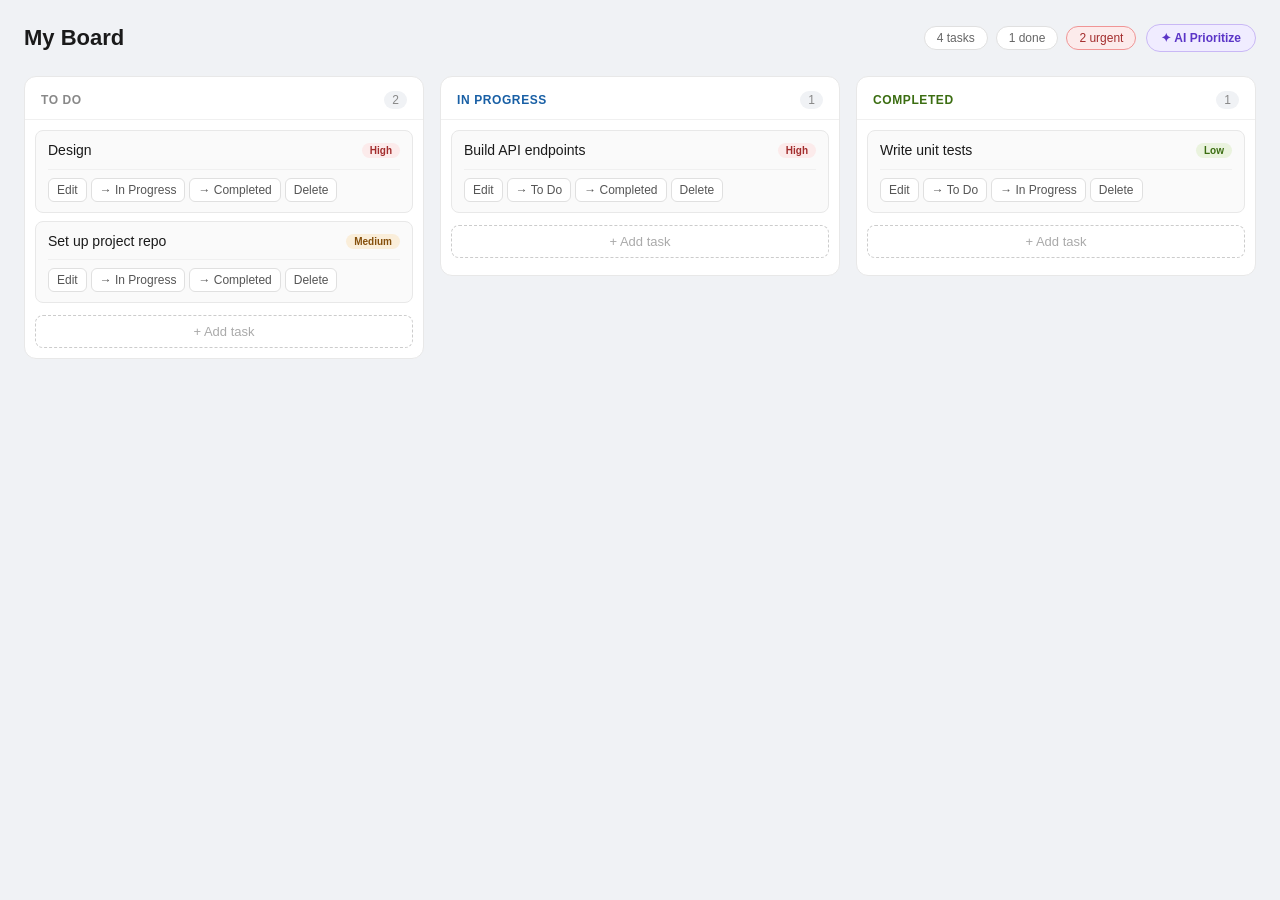
<file: To-Do_/index.html>
<!DOCTYPE html>
<html lang="en">
  <head>
    <meta charset="UTF-8" />
    <meta name="viewport" content="width=device-width, initial-scale=1.0" />
    <title>Mini Trello</title>
    <link rel="stylesheet" href="style.css" />
  </head>
  <body>

    <header class="topbar">
      <h1 class="topbar-title">My Board</h1>
      <div class="topbar-right">
        <div class="stats" id="stats"></div>
        <button class="btn-ai" id="btn-ai-prioritize">✦ AI Prioritize</button>
      </div>
    </header>

    <main class="board">

      <div class="col" id="col-todo" data-col="todo">
        <div class="col-header">
          <span class="col-title">To Do</span>
          <span class="col-count" id="count-todo">0</span>
        </div>
        <div class="col-body" id="body-todo"></div>
      </div>

      <div class="col" id="col-inprogress" data-col="inprogress">
        <div class="col-header">
          <span class="col-title col-title--blue">In Progress</span>
          <span class="col-count" id="count-inprogress">0</span>
        </div>
        <div class="col-body" id="body-inprogress"></div>
      </div>

      <div class="col" id="col-done" data-col="done">
        <div class="col-header">
          <span class="col-title col-title--green">Completed</span>
          <span class="col-count" id="count-done">0</span>
        </div>
        <div class="col-body" id="body-done"></div>
      </div>

    </main>

    <div class="modal-bg hidden" id="modal-bg">
      <div class="modal" role="dialog" aria-modal="true" aria-labelledby="modal-heading">
        <h2 class="modal-heading" id="modal-heading">Add task</h2>

        <div class="form-group">
          <label for="input-title">Task name</label>
          <input id="input-title" type="text" placeholder="What needs to be done?" />
        </div>

        <div class="form-group">
          <label for="input-priority">Priority</label>
          <select id="input-priority">
            <option value="high">High</option>
            <option value="med" selected>Medium</option>
            <option value="low">Low</option>
          </select>
        </div>

        <div class="form-group" id="col-group">
          <label for="input-col">Column</label>
          <select id="input-col">
            <option value="todo">To Do</option>
            <option value="inprogress">In Progress</option>
            <option value="done">Completed</option>
          </select>
        </div>

        <div class="ai-warning hidden" id="ai-warning"></div>

        <div class="modal-btns">
          <button class="btn-cancel" id="btn-cancel">Cancel</button>
          <button class="btn-save" id="btn-save">Add task</button>
        </div>
      </div>
    </div>

    <div id="toast" class="toast toast--hidden"></div>

    <script src="App.js"></script>
  </body>
</html>
</file>
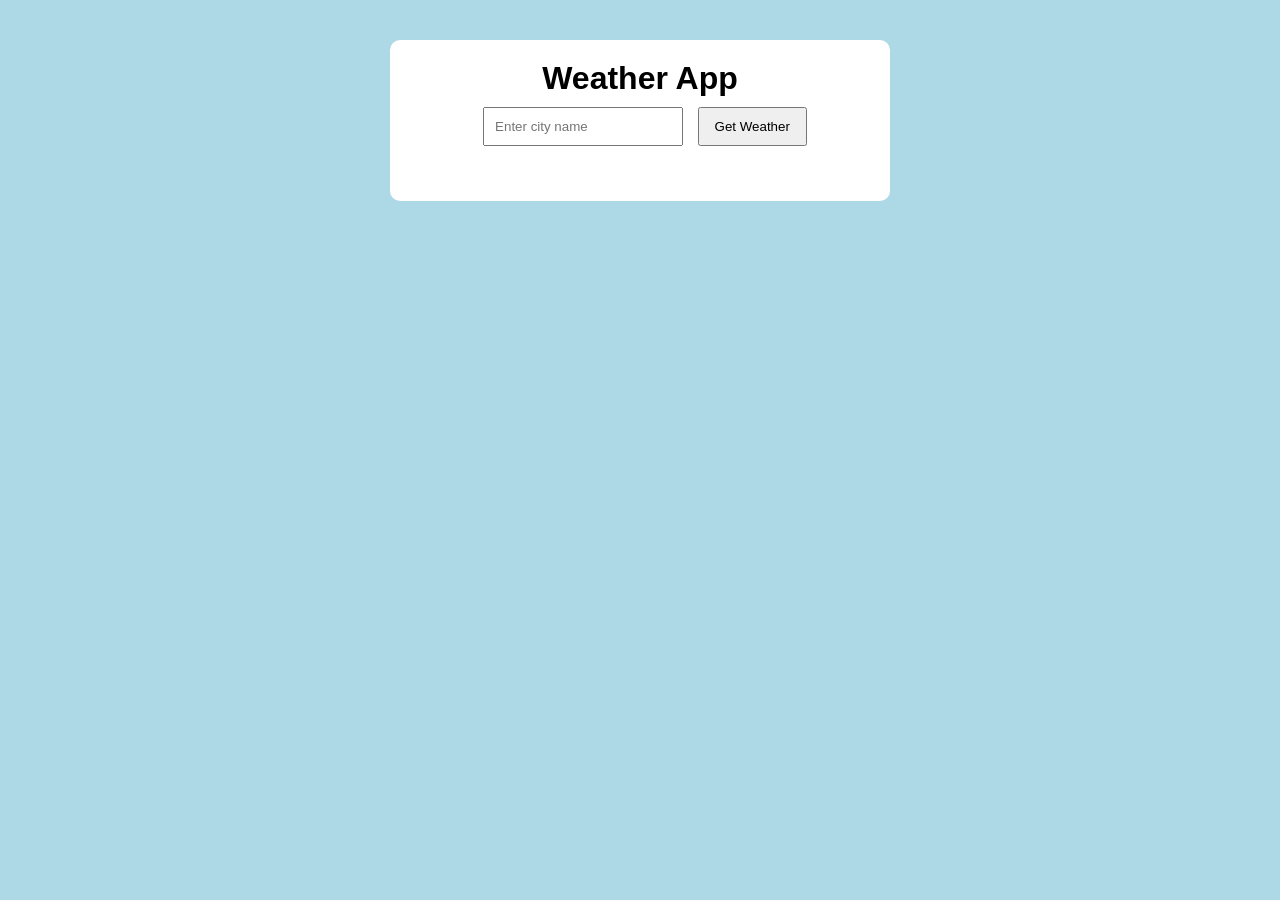
<file: Weather APk/index.html>
<!DOCTYPE html>
<html lang="en">
<head>
    <meta charset="UTF-8">
    <meta name="viewport" content="width=device-width, initial-scale=1.0">
    <title>Weather App</title>
    <link rel="stylesheet" href="styling.css">
</head>
<body>

    <div class="container">
        <h1>Weather App</h1>
        <input type="text" id="cityInput" placeholder="Enter city name">
        <button id="searchBtn">Get Weather</button>
        <div id="weatherResult"></div>
        <div id="newsResult"></div>
    </div>

    <script src="javaS.js"></script>
</body>
</html>
</file>
<file: To-Do_/style.css>
*, *::before, *::after {
  box-sizing: border-box;
  margin: 0;
  padding: 0;
}

body {
  font-family: -apple-system, BlinkMacSystemFont, "Segoe UI", sans-serif;
  background-color: #f0f2f5;
  color: #1a1a1a;
  min-height: 100vh;
  padding: 24px;
}

.topbar {
  display: flex;
  align-items: center;
  justify-content: space-between;
  margin-bottom: 24px;
}

.topbar-title {
  font-size: 22px;
  font-weight: 600;
  color: #1a1a1a;
}

.topbar-right {
  display: flex;
  align-items: center;
  gap: 10px;
}

.stats {
  display: flex;
  gap: 8px;
}

.stat {
  font-size: 12px;
  padding: 4px 12px;
  background: #ffffff;
  border: 1px solid #e0e0e0;
  border-radius: 20px;
  color: #666;
}

.stat--urgent {
  color: #a32d2d;
  border-color: #f09595;
  background: #fcebeb;
}

.btn-key {
  padding: 6px 12px;
  font-size: 12px;
  font-weight: 500;
  font-family: inherit;
  background: #ffffff;
  color: #666;
  border: 1px solid #e0e0e0;
  border-radius: 20px;
  cursor: pointer;
  transition: all 0.15s ease;
  white-space: nowrap;
}

.btn-key:hover {
  border-color: #aaa;
  color: #333;
}

.btn-key--set {
  background: #eaf3de;
  color: #3b6d11;
  border-color: #b5d98a;
}

.btn-ai {
  padding: 6px 14px;
  font-size: 12px;
  font-weight: 600;
  font-family: inherit;
  background: #f0ecff;
  color: #5b35c7;
  border: 1px solid #c9b8f5;
  border-radius: 20px;
  cursor: pointer;
  transition: all 0.15s ease;
  white-space: nowrap;
}

.btn-ai:hover:not(:disabled) {
  background: #e3d8ff;
  border-color: #a98ef0;
}

.btn-ai:disabled {
  opacity: 0.6;
  cursor: default;
}

.board {
  display: grid;
  grid-template-columns: repeat(3, 1fr);
  gap: 16px;
  align-items: start;
}

.col {
  background: #ffffff;
  border-radius: 12px;
  border: 1px solid #e8e8e8;
  min-height: 200px;
  display: flex;
  flex-direction: column;
}

.col-header {
  display: flex;
  align-items: center;
  justify-content: space-between;
  padding: 14px 16px 10px;
  border-bottom: 1px solid #f0f0f0;
}

.col-title {
  font-size: 12px;
  font-weight: 600;
  text-transform: uppercase;
  letter-spacing: 0.05em;
  color: #888;
}

.col-title--blue  { color: #185fa5; }
.col-title--green { color: #3b6d11; }

.col-count {
  font-size: 12px;
  font-weight: 500;
  background: #f0f2f5;
  color: #888;
  padding: 2px 8px;
  border-radius: 10px;
}

.col-body {
  padding: 10px;
  display: flex;
  flex-direction: column;
  gap: 8px;
  flex: 1;
}

.col-body.drag-over {
  background-color: #e8f0fe;
  border-radius: 8px;
}

.add-btn {
  width: 100%;
  padding: 8px;
  background: none;
  border: 1px dashed #ccc;
  border-radius: 8px;
  color: #aaa;
  font-size: 13px;
  cursor: pointer;
  display: flex;
  align-items: center;
  justify-content: center;
  gap: 6px;
  margin-top: 4px;
  transition: all 0.15s ease;
}

.add-btn:hover {
  border-color: #888;
  color: #555;
  background: #fafafa;
}

.card {
  background: #fafafa;
  border: 1px solid #e8e8e8;
  border-radius: 8px;
  padding: 10px 12px;
  cursor: grab;
  user-select: none;
  transition: box-shadow 0.15s ease;
}

.card:hover {
  border-color: #ccc;
  box-shadow: 0 2px 8px rgba(0, 0, 0, 0.06);
}

.card.dragging {
  opacity: 0.4;
  cursor: grabbing;
}

.card-top {
  display: flex;
  align-items: flex-start;
  gap: 8px;
  margin-bottom: 8px;
}

.card-title {
  font-size: 14px;
  line-height: 1.4;
  flex: 1;
  word-break: break-word;
}

.priority {
  font-size: 10px;
  font-weight: 600;
  padding: 2px 8px;
  border-radius: 10px;
  white-space: nowrap;
  flex-shrink: 0;
  margin-top: 2px;
}

.p-high { background: #fcebeb; color: #a32d2d; }
.p-med  { background: #faeeda; color: #854f0b; }
.p-low  { background: #eaf3de; color: #3b6d11; }

.card-actions {
  display: flex;
  flex-wrap: wrap;
  gap: 4px;
  padding-top: 8px;
  border-top: 1px solid #f0f0f0;
}

.card-btn {
  padding: 4px 8px;
  font-size: 12px;
  border: 1px solid #e0e0e0;
  border-radius: 6px;
  background: #ffffff;
  cursor: pointer;
  color: #555;
  transition: all 0.12s ease;
}

.card-btn:hover {
  background: #f5f5f5;
  border-color: #bbb;
}

.card-btn--danger:hover {
  background: #fcebeb;
  border-color: #f09595;
  color: #a32d2d;
}

.empty-state {
  text-align: center;
  padding: 24px 8px;
  color: #bbb;
  font-size: 13px;
}

.modal-bg {
  position: fixed;
  inset: 0;
  background: rgba(0, 0, 0, 0.4);
  display: flex;
  align-items: center;
  justify-content: center;
  z-index: 100;
}

.hidden {
  display: none !important;
}

.modal {
  background: #ffffff;
  border-radius: 12px;
  padding: 24px;
  width: 360px;
  max-width: 92vw;
  box-shadow: 0 8px 32px rgba(0, 0, 0, 0.15);
}

.modal-heading {
  font-size: 16px;
  font-weight: 600;
  margin-bottom: 16px;
}

.key-hint {
  font-size: 12px;
  color: #888;
  line-height: 1.5;
}

.key-hint a {
  color: #378add;
  text-decoration: none;
}

.key-hint a:hover {
  text-decoration: underline;
}

.form-group {
  margin-bottom: 14px;
}

.form-group label {
  display: block;
  font-size: 12px;
  color: #666;
  margin-bottom: 5px;
  font-weight: 500;
}

.form-group input,
.form-group select {
  width: 100%;
  padding: 8px 10px;
  border: 1px solid #ddd;
  border-radius: 8px;
  background: #fafafa;
  color: #1a1a1a;
  font-size: 14px;
  font-family: inherit;
  outline: none;
  transition: border-color 0.15s;
}

.form-group input:focus,
.form-group select:focus {
  border-color: #378add;
}

.ai-warning {
  font-size: 12px;
  color: #7a4f00;
  background: #fff8e6;
  border: 1px solid #f5d97a;
  border-radius: 8px;
  padding: 8px 12px;
  margin-bottom: 14px;
  line-height: 1.5;
}

.modal-btns {
  display: flex;
  justify-content: flex-end;
  gap: 8px;
  margin-top: 20px;
}

.btn-cancel {
  padding: 8px 16px;
  border: 1px solid #ddd;
  border-radius: 8px;
  background: none;
  cursor: pointer;
  font-size: 13px;
  color: #555;
  font-family: inherit;
  transition: background 0.12s;
}

.btn-cancel:hover { background: #f5f5f5; }

.btn-save {
  padding: 8px 16px;
  border: none;
  border-radius: 8px;
  background: #378add;
  color: #ffffff;
  font-size: 13px;
  font-weight: 600;
  font-family: inherit;
  cursor: pointer;
  transition: opacity 0.12s;
}

.btn-save:hover:not(:disabled) { opacity: 0.88; }

.btn-save:disabled {
  opacity: 0.6;
  cursor: default;
}

.toast {
  position: fixed;
  bottom: 24px;
  right: 24px;
  padding: 10px 16px;
  border-radius: 8px;
  font-size: 13px;
  font-weight: 500;
  z-index: 200;
  max-width: 320px;
  box-shadow: 0 4px 16px rgba(0,0,0,0.12);
  transition: opacity 0.3s ease;
}

.toast--ok {
  background: #eaf3de;
  color: #3b6d11;
  border: 1px solid #b5d98a;
  opacity: 1;
}

.toast--error {
  background: #fcebeb;
  color: #a32d2d;
  border: 1px solid #f09595;
  opacity: 1;
}

.toast--hidden {
  opacity: 0;
  pointer-events: none;
}

@media (max-width: 700px) {
  .board { grid-template-columns: 1fr; }
  .topbar { flex-direction: column; align-items: flex-start; gap: 12px; }
  .topbar-right { flex-wrap: wrap; }
}
</file>
<file: Weather APk/styling.css>
*{
    margin: 0;
    padding: 0;
    box-sizing: border-box;
}

body{
    min-height: 100vh;
    display: flex;
    flex-direction: column;
    align-items: center;
    font-family: Arial, sans-serif;
    background-color: lightblue;
    padding-top: 40px;
}

.container{
    text-align: center;
    background-color: white;
    padding: 20px;
    border-radius: 10px;
    width: 500px;
    margin-bottom: 30px;
}

input{
    padding: 10px;
    width: 200px;
    margin: 10px;
}

button{
    padding: 10px 15px;
    cursor: pointer;
}

#weatherResult{
    margin-top: 20px;
    font-size: 18px;
}

#newsResult{
    margin-top: 25px;
}

#newsResult h3 {
    font-size: 16px;
    color: #333;
    margin-bottom: 10px;
    border-bottom: 2px solid #0984e3;
    padding-bottom: 6px;
}

.news-card {
    text-align: left;
    background-color: #f9f9f9;
    border: 1px solid #e0e0e0;
    border-radius: 8px;
    padding: 12px;
    margin-bottom: 10px;
}

.news-card a {
    display: block;
    color: #0984e3;
    text-decoration: none;
    font-weight: bold;
    font-size: 14px;
    margin-bottom: 6px;
}

.news-card a:hover {
    text-decoration: underline;
}

.news-card p {
    color: #888;
    font-size: 12px;
}
</file>
